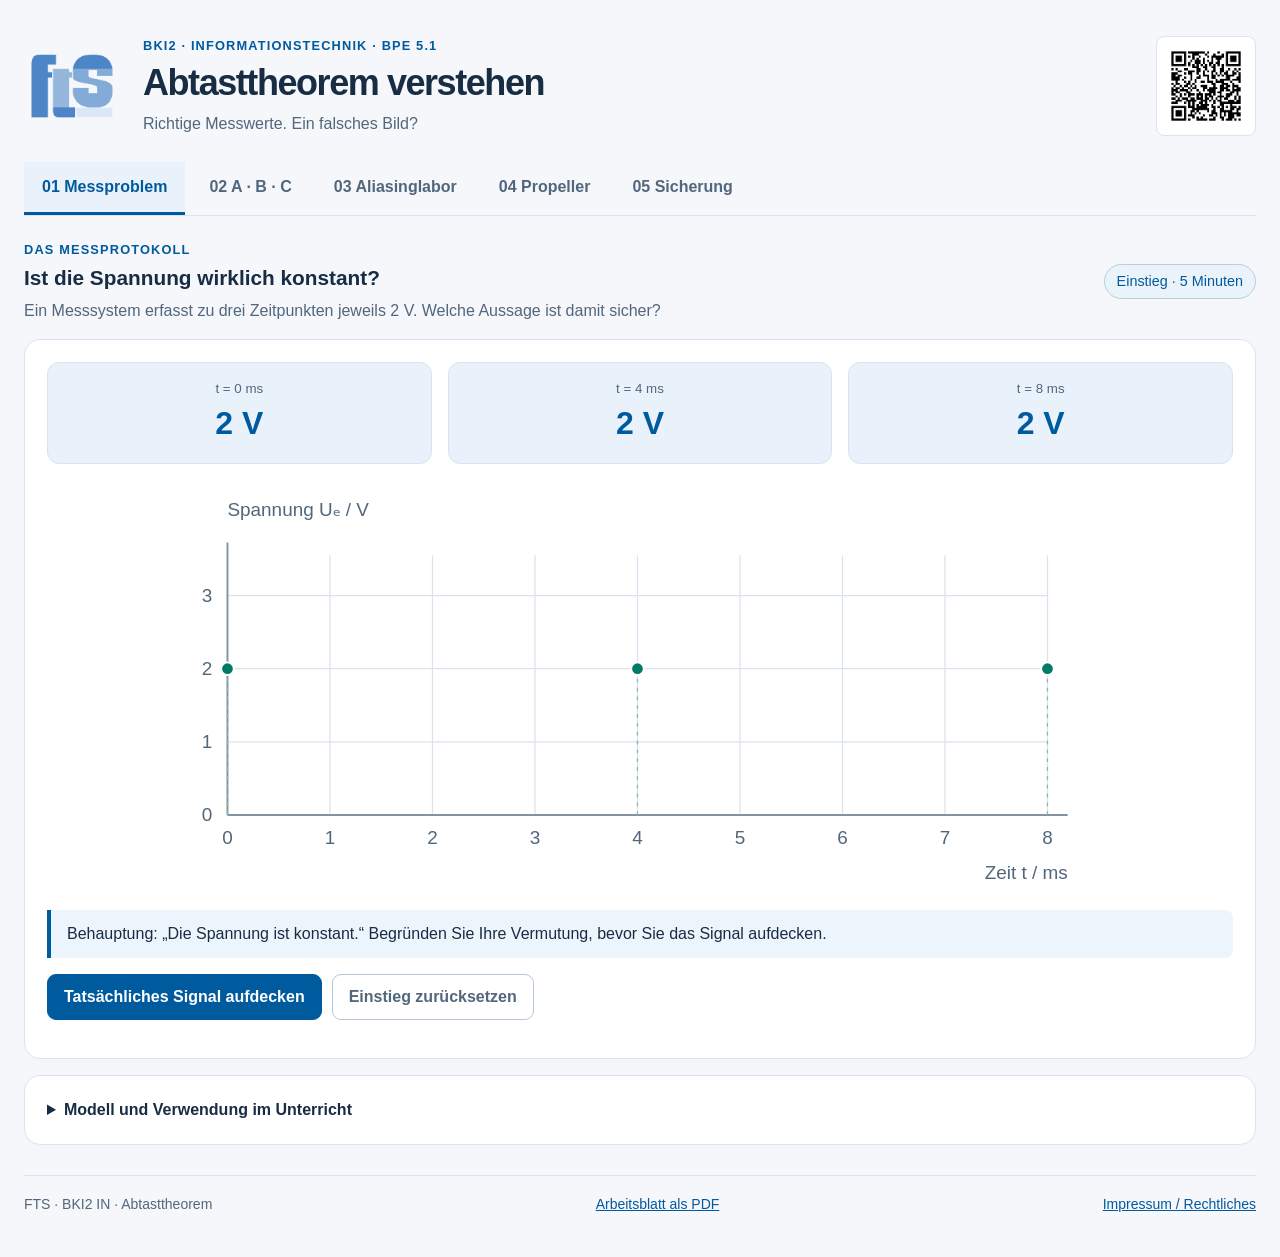
<file: index.html>
<!doctype html>
<html lang="de"><head><meta charset="utf-8"><meta name="viewport" content="width=device-width,initial-scale=1"><title>Abtasttheorem verstehen · BKI2 IN</title><meta name="description" content="Abtasttheorem und Aliasing interaktiv untersuchen: Messproblem, drei Abtastvarianten, Startzeit und passende Abtastfrequenzen."><link rel="icon" href="FTS_logo.png"><link rel="stylesheet" href="style.css"><link rel="stylesheet" href="sampling.css"><link rel="stylesheet" href="propeller.css?v=4"><script src="model.js" defer></script><script src="app.js" defer></script><script src="propeller-model.js?v=4" defer></script><script src="propeller.js?v=4" defer></script></head>
<body><a class="skip-link" href="#main">Zum Inhalt</a><div class="wrap">
<header class="masthead"><img class="logo" src="FTS_logo.png" alt="Staatliche Feintechnikschule" width="95" height="76"><div class="heading"><span class="eyebrow">BKI2 · INFORMATIONSTECHNIK · BPE 5.1</span><h1>Abtasttheorem verstehen</h1><p>Richtige Messwerte. Ein falsches Bild?</p></div><a class="qr-area" href="QR_Code.png" aria-label="QR-Code zur Homepage öffnen"><img src="QR_Code.png" alt="QR-Code zu dieser Homepage" width="110" height="110"></a></header>
<nav class="tabs" aria-label="Lernbereiche"><button class="tab selected" data-panel="problem" aria-controls="problem" aria-pressed="true">01 Messproblem</button><button class="tab" data-panel="compare" aria-controls="compare" aria-pressed="false">02 A · B · C</button><button class="tab" data-panel="lab" aria-controls="lab" aria-pressed="false">03 Aliasinglabor</button><button class="tab" data-panel="wheel" aria-controls="wheel" aria-pressed="false">04 Propeller</button><button class="tab" data-panel="rule" aria-controls="rule" aria-pressed="false">05 Sicherung</button></nav>
<main id="main">
<noscript><p class="card">Bitte JavaScript für die interaktiven Versuche aktivieren. Das <a href="Arbeitsblatt.pdf">Arbeitsblatt</a> ist auch ohne JavaScript verfügbar.</p></noscript>
<section id="problem" class="panel" aria-labelledby="problem-title"><div class="section-head"><div><span class="eyebrow">DAS MESSPROTOKOLL</span><h2 id="problem-title">Ist die Spannung wirklich konstant?</h2><p>Ein Messsystem erfasst zu drei Zeitpunkten jeweils 2 V. Welche Aussage ist damit sicher?</p></div><span class="badge">Einstieg · 5 Minuten</span></div>
<div class="card"><div class="protocol"><div><small>t = 0 ms</small><strong>2 V</strong></div><div><small>t = 4 ms</small><strong>2 V</strong></div><div><small>t = 8 ms</small><strong>2 V</strong></div></div><div id="problem-chart" class="chart-frame"></div><p class="event">Behauptung: „Die Spannung ist konstant.“ Begründen Sie Ihre Vermutung, bevor Sie das Signal aufdecken.</p><div class="actions"><button id="reveal" class="primary" aria-pressed="false">Tatsächliches Signal aufdecken</button><button id="problem-reset" class="quiet">Einstieg zurücksetzen</button></div><div id="problem-answer" class="answer" hidden><h3>Die Messwerte stimmen – und die Spannung schwingt.</h3><p>Zwischen den Messzeitpunkten durchläuft das Testsignal Werte von 1 bis 3 V. Die Messung erfasst es jedes Mal an derselben Stelle seiner Periode. Eine konstante Spannung von 2 V würde dieselben drei Messwerte liefern.</p><button id="to-compare">Die Abtastung untersuchen →</button></div></div></section>

<section id="compare" class="panel" aria-labelledby="compare-title" hidden><div class="section-head"><div><span class="eyebrow">DASSELBE SIGNAL · DREI ABTASTVARIANTEN</span><h2 id="compare-title">Welche Veränderungen werden erfasst?</h2><p>Testsignal: T = 4 ms, f = 250 Hz. Vergleichen Sie die Messpunkte mit Ihrem Arbeitsblatt.</p></div><span class="badge">Arbeitsblatt · Aufgabe 1 und 2</span></div>
<div class="variants" aria-label="Abtastvariante"><button data-case="A" class="variant selected" aria-pressed="true"><strong>A · alle 4 ms</strong><small>Eine Erfassung pro 4 ms</small></button><button data-case="B" class="variant" aria-pressed="false"><strong>B · alle 2 ms</strong><small>Eine Erfassung pro 2 ms</small></button><button data-case="C" class="variant" aria-pressed="false"><strong>C · jede 1 ms</strong><small>Eine Erfassung pro 1 ms</small></button></div>
<div class="toolbar"><label for="start">Startzeit t₀</label><select id="start" disabled><option value="0">0 ms · wie im Arbeitsblatt</option><option value="1">1 ms · Vertiefung bei B</option></select><label class="check"><input type="checkbox" id="show-original" checked>Tatsächliches Signal zeigen</label><button id="compare-reset" class="quiet">Ausgangswerte A</button></div>
<div id="compare-results" class="results"></div>
<div class="card"><div id="compare-chart" class="chart-frame"></div><div class="legend"><span><i class="line-key"></i>Tatsächliches Signal</span><span><i class="dot-key"></i>Abtastpunkte</span></div><div class="actions"><button id="next" class="primary">Nächsten Wert erfassen</button><button id="play" aria-pressed="false">Automatisch erfassen</button><button id="all">Alle Punkte zeigen</button><button id="clear" class="quiet">Messung neu beginnen</button></div><p id="compare-status" class="event" role="status" aria-live="polite"></p><div class="table-scroll"><table><caption>Erfasste Werte von 0 bis 8 ms</caption><thead><tr id="time-row"></tr></thead><tbody><tr id="voltage-row"></tr></tbody></table></div><p class="small">Die Animation ist verlangsamt. Punkte werden nicht geradlinig verbunden: Eine solche Verbindung wäre keine ideale Rekonstruktion.</p></div>
<div class="two-col"><div class="card"><h3>Begründen Sie</h3><ol><li>Welche Messreihe könnte auch von einer konstanten Spannung stammen?</li><li>Reichen genau zwei Abtastintervalle pro Periode immer? Nutzen Sie Fall B als Beleg.</li><li>Vertiefung: Verschieben Sie nur bei B die Startzeit auf 1 ms. Was ändert sich?</li></ol></div><details class="card"><summary>Vergleich auswerten</summary><p><strong>Bei Startzeit 0 ms:</strong> A und B liefern nur 2 V. C liefert 2, 3, 2, 1, 2, 3, 2, 1, 2 V. In C werden unterschiedliche Spannungen sichtbar.</p><p><strong>B mit Startzeit 1 ms:</strong> Die Werte sind 3, 1, 3 und 1 V. Bei genau zwei Abtastintervallen pro Periode hängt das Ergebnis von der Lage der Messzeitpunkte ab. Der Grenzfall liefert keine verlässliche allgemeine Bedingung.</p></details></div></section>

<section id="lab" class="panel" aria-labelledby="lab-title" hidden><div class="section-head"><div><span class="eyebrow">VERTIEFUNG · GLEICHE PUNKTE, ANDERES SIGNAL</span><h2 id="lab-title">Wie kann eine schnelle Schwingung langsamer erscheinen?</h2><p>Stellen Sie Signal- und Abtastfrequenz unabhängig ein. Bei Unterabtastung zeigt die orange Sinuskurve eine falsche Deutung derselben Messpunkte.</p></div><span class="badge">Optionales Experiment</span></div>
<div class="lab-layout"><div class="card controls"><label for="frequency">Signalfrequenz f <output id="frequency-output"></output></label><input id="frequency" type="range" min="25" max="1000" step="25" value="250"><label for="rate">Abtastfrequenz fₐ <output id="rate-output"></output></label><input id="rate" type="range" min="25" max="3000" step="25" value="400"><div class="presets"><button data-rate="250">250 Hz</button><button data-rate="400">400 Hz</button><button data-rate="500">500 Hz</button><button data-rate="1000">1000 Hz</button></div><label for="offset">Startzeit t₀</label><select id="offset"><option value="0">0 ms</option><option value="0.5">0,5 ms</option><option value="1">1 ms</option></select><label for="window">Zeitfenster</label><select id="window"><option value="20">0 bis 20 ms</option><option value="50">0 bis 50 ms</option><option value="100">0 bis 100 ms</option></select><label class="check"><input id="lab-original" type="checkbox" checked>Originalsignal zeigen</label><label class="check"><input id="show-alias" type="checkbox" checked>Alias bei Unterabtastung zeigen</label><button id="lab-reset" class="quiet">Ausgangswerte</button><p class="small">Die grüne Punktfolge enthält nur die erfassten Spannungen. Für langsame Schwingungen wählen Sie ein längeres Zeitfenster.</p></div><div class="card"><div id="lab-chart" class="chart-frame"></div><div class="legend"><span><i class="line-key"></i><span id="original-label">Original · 250 Hz</span></span><span><i class="dot-key"></i>Messwerte</span><span><i class="alias-key"></i>Scheinbares Signal (Alias)</span></div><div id="lab-results" class="results compact"></div><p id="lab-status" class="event" role="status" aria-live="polite"></p><p id="alias-status" class="answer" hidden></p></div></div>
<div class="card"><h3>Untersuchen</h3><ol><li>Stellen Sie f = 250 Hz und fₐ = 400 Hz ein. Liegt jeder Messpunkt auf beiden Kurven?</li><li>Vergleichen Sie 250 Hz und 500 Hz bei Startzeit 0 ms.</li><li>Prüfen Sie fₐ = 1000 Hz. Erhöhen Sie danach f von 250 auf 600 Hz. Wann erscheint wieder eine falsche Schwingung?</li></ol><details><summary>Fachlich einordnen</summary><p>Bei 400 Hz Abtastfrequenz passt eine Schwingung mit 150 Hz zu denselben Messwerten wie das 250-Hz-Signal. Bei 250 Hz und Startzeit 0 ms passt die konstante Spannung 2 V. Bei 500 Hz liegt die Abtastung genau auf der Grenze; in dieser Startlage verschwinden die Änderungen ebenfalls.</p><p>Die orange Kurve ist ein Gegenbeispiel zur Eindeutigkeit, keine geradlinige Verbindung der Punkte. Bei ausreichender Abtastrate gilt die Eindeutigkeit unter der Voraussetzung, dass das Signal keine Frequenzanteile oberhalb der vorgegebenen Grenze enthält.</p></details></div></section>

<section id="wheel" class="panel" aria-labelledby="wheel-title" hidden>
<div class="section-head"><div><span class="eyebrow">EINE FESTE ABTASTRATE · VERÄNDERLICHE DREHZAHL</span><h2 id="wheel-title">Drehen Sie den Propeller immer schneller.</h2><p>Die Kamera nimmt 30 Bilder pro Sekunde auf. Verändern Sie nur die Drehzahl und verfolgen Sie, wann die Bewegung täuscht.</p></div><span class="badge">Wagon-Wheel-Effekt</span></div>
<div class="card wheel-experiment">
<div class="wheel-top"><div class="wheel-stage"><div class="wheel-view-label" id="wheel-view-label">Beobachtete Bewegung</div><div id="wheel-rotor" class="wheel-rotor"></div><p id="wheel-direction"></p></div>
<div class="wheel-controls"><label for="rotation">Drehfrequenz / Signalfrequenz <output id="rotation-output" for="rotation">1 Hz</output></label><input id="rotation" type="range" min="0" max="40" step="0.1" value="1" aria-describedby="rotation-help"><div class="wheel-scale"><span>0 Hz</span><span>15 Hz · Grenze</span><span>30 Hz</span><span>40 Hz</span></div><p id="rotation-help" class="small">Den Regler während der laufenden Animation bewegen. Eine Umdrehung pro Sekunde entspricht hier 1 Hz.</p>
<div class="wheel-readouts"><div><span>Kamera · feste Bildrate</span><strong>30 Bilder/s</strong><small>fₐ = 30 Hz · alle 33,3 ms</small></div><div><span>Scheinbare Drehung</span><strong id="wheel-apparent-output"></strong><small id="wheel-apparent-detail"></small></div></div>
<div class="actions"><button id="wheel-play" class="primary" aria-pressed="true">Pause</button></div><label class="check"><input id="wheel-actual" type="checkbox">Zum Vergleich: tatsächliche Drehung zeigen</label><p class="small">4-fache Zeitlupe für Propeller und Signal. Die Frequenzangaben gelten für die Modellzeit.</p><p id="wheel-status" class="event" role="status" aria-live="polite"></p></div></div>
<div class="wheel-signal-head"><h3>Der passende Signalverlauf</h3><p>Die horizontale Lage des markierten Blatts ergibt das Sinussignal. Die senkrechte Linie kennzeichnet die gerade angezeigte Propellerstellung.</p></div><div id="wheel-signal" class="wheel-signal"></div><div class="legend"><span><i class="line-key"></i>Tatsächliches Signal</span><span><i class="dot-key"></i>Feste Abtastpunkte</span><span><i class="alias-key"></i>Scheinbares Signal bei Aliasing</span></div><p class="small">Die letzten 2 Sekunden der Modellzeit. Drehzahländerungen werden mit aufgezeichnet; die bisherigen Messwerte bleiben erhalten.</p>
</div>
<details class="card"><summary>Wie entsteht der Effekt bei 30 Bildern pro Sekunde?</summary><p>Das Modell zeigt eine idealisierte Kamera mit 30 Bildern pro Sekunde. Sie erfasst die Propellerstellung alle 33,3 ms. Die Bildrate ist die Abtastfrequenz; die feste Grenze von 15 Umdrehungen pro Sekunde ergibt sich aus 30 / 2. Die Zahl beschreibt die Kamera, nicht das menschliche Auge.</p><p>Die beobachtete Bewegung wird aus der jeweils kürzesten Drehung zwischen zwei erfassten Stellungen ergänzt. Ab 15 Hz wird diese Deutung mehrdeutig oder falsch: Bei 15 Hz sind beide Drehrichtungen möglich, darüber kann der Propeller rückwärts erscheinen. Bei 30 Hz steht er scheinbar still; oberhalb davon läuft er zunächst langsam vorwärts. Bei 25 U/s sieht es nach 5 U/s rückwärts aus, bei 35 U/s nach 5 U/s vorwärts. Der echte Propeller dreht bei positiver Drehzahl immer vorwärts.</p><p>Ein weißer Punkt kennzeichnet das orange Blatt. Wir verfolgen genau dieses Blatt; drei unmarkierte, identische Blätter würden zusätzliche Verwechslungen ermöglichen. Aus seiner horizontalen Lage entsteht im Modell U = 2 V + 1 V · sin(φ). Bei gleichbleibender Drehzahl ist das ein Sinussignal; während einer Änderung verändert sich seine Frequenz. Orange zeigt eine passende Deutung zwischen den Messpunkten, keine zusätzliche Messung.</p><p>Hintergrund: <a href="https://www.cs.ucdavis.edu/~koehl/Teaching/ECS17/Chapters/Chapter1/wagon.html">UC Davis · Wagon-Wheel-Effekt</a>.</p></details>
</section>

<section id="rule" class="panel" aria-labelledby="rule-title" hidden><div class="section-head"><div><span class="eyebrow">BEGRÜNDEN · SICHERN · ANWENDEN</span><h2 id="rule-title">Wie wählen wir eine geeignete Abtastfrequenz?</h2><p>Formulieren Sie zunächst Ihre Regel. Decken Sie danach die fachliche Sicherung auf.</p></div><span class="badge">Arbeitsblatt · Seite 2</span></div>
<div class="card"><button id="rule-reveal" class="primary" aria-expanded="false" aria-controls="theorem">Abtasttheorem aufdecken</button><div id="theorem" hidden><div class="formula">fₐ &gt; 2 · fmax</div><p>Die Abtastfrequenz muss <strong>größer als das Doppelte</strong> der höchsten im Signal vorkommenden Frequenz sein. Genau das Doppelte genügt als allgemeine Bedingung nicht.</p><p>Voraussetzung: Das Signal ist bandbegrenzt; oberhalb von fmax sind keine Frequenzanteile vorhanden. Die Bedingung bezieht sich auf die ideale Rekonstruktion.</p><p><strong>Aliasing:</strong> Unterschiedliche Signalverläufe können bei ungeeigneter Abtastung dieselben Messwerte liefern. Eine schnelle Schwingung kann langsamer oder konstant erscheinen.</p></div></div>
<div class="card"><h3>Eine Einstellung auswählen</h3><p>Ein Sensorsignal enthält nur Frequenzanteile bis 300 Hz. Wählen Sie die kleinste geeignete angebotene Abtastfrequenz und begründen Sie zunächst mündlich.</p><fieldset class="choices"><legend>Abtastfrequenz</legend><label><input type="radio" name="choice" value="500">500 Hz</label><label><input type="radio" name="choice" value="600">600 Hz</label><label><input type="radio" name="choice" value="1000">1000 Hz</label></fieldset><div class="actions"><button id="check-choice">Auswahl prüfen</button><button id="choice-reset" class="quiet">Neu beginnen</button></div><p id="choice-feedback" class="event" role="status" aria-live="polite">Noch keine Auswahl geprüft.</p></div>
<details class="card"><summary>Kann eine höhere Bitzahl das Problem lösen?</summary><p>Mehr Bits erzeugen feinere Spannungsintervalle. Die Abtastzeitpunkte bleiben bei gleicher Abtastfrequenz unverändert. Fehlende Information über den Verlauf zwischen diesen Zeitpunkten wird dadurch nicht ergänzt.</p></details></section>
<details class="card"><summary>Modell und Verwendung im Unterricht</summary><p>Die Signalbeispiele verwenden Uₑ(t) = 2 V + 1 V · sin(2π · f · t), mit t in Sekunden. Im Einstieg und bei A/B/C gilt f = 250 Hz; im Labor ist f einstellbar. Abtastpunkte liegen bei t₀ + k/fₐ. Quantisierung, Rauschen und Bauteilfehler werden hier ausgeblendet.</p><p>Der Vergleich A/B/C ist auf das Arbeitsblatt zum Unterrichtsbesuch am 30.09.2026 abgestimmt. Das Aliasinglabor dient als optionale Vertiefung. Die Beispiele motivieren das Abtasttheorem; sie ersetzen keinen allgemeinen mathematischen Beweis. Reale Messsysteme berücksichtigen zusätzlich Reserven und ein geeignetes analoges Eingangsfilter.</p><p>Die Seite funktioniert lokal ohne Internet und speichert keine Eingaben. Fachlicher Hintergrund: <a href="https://www.ni.com/en/shop/data-acquisition/measurement-fundamentals/analog-fundamentals/acquiring-an-analog-signal--bandwidth--nyquist-sampling-theorem-.html">NI · Abtastung und Aliasing</a>.</p></details>
</main><footer><span>FTS · BKI2 IN · Abtasttheorem</span><a href="Arbeitsblatt.pdf">Arbeitsblatt als PDF</a><a href="impressum.html">Impressum / Rechtliches</a></footer></div></body></html>
</file>
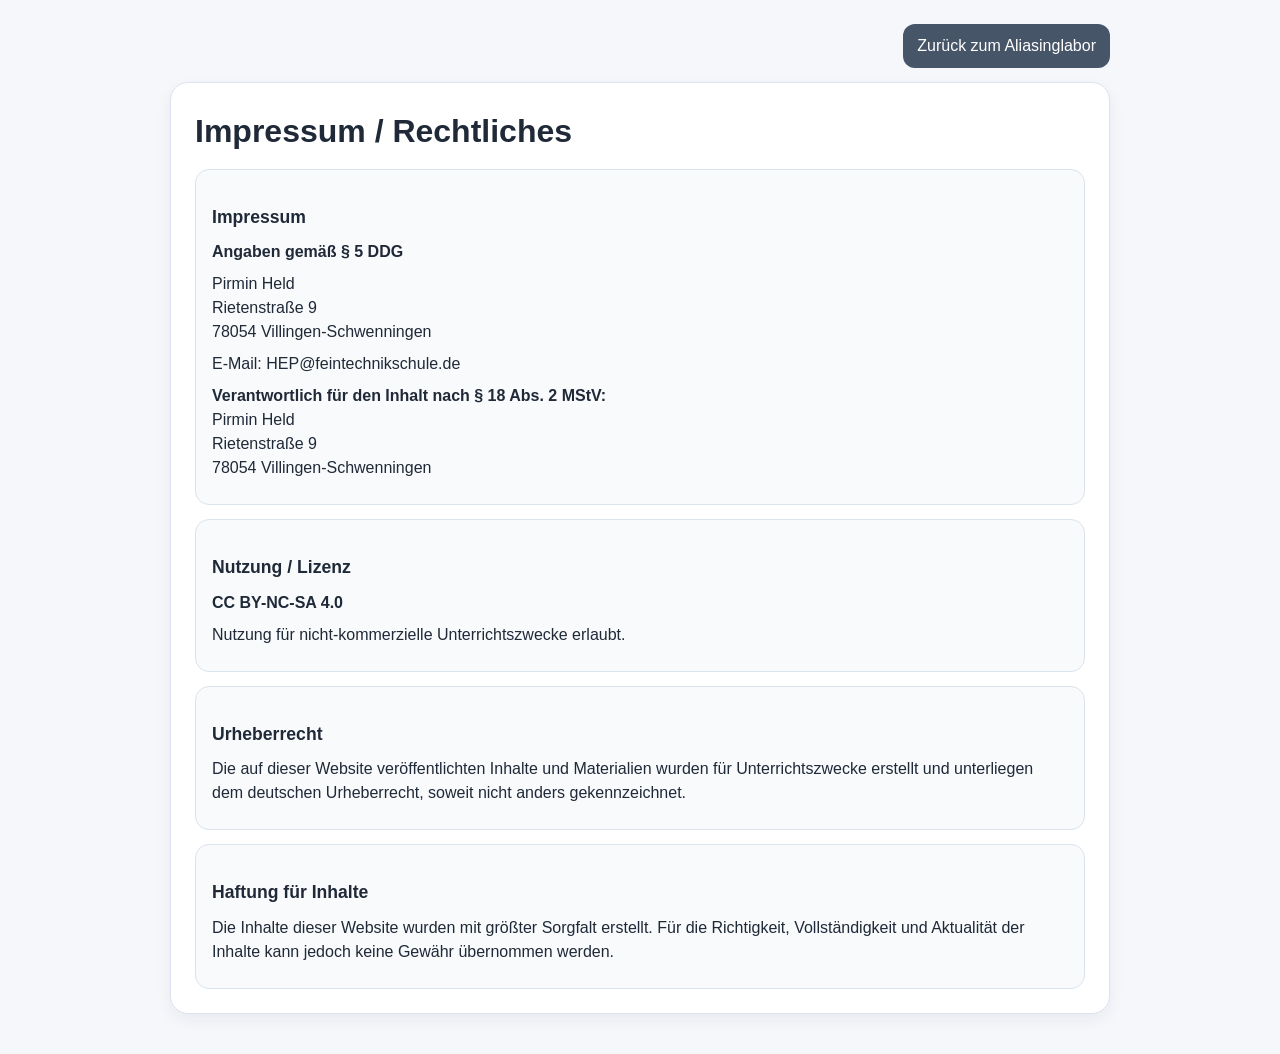
<file: impressum-labor.html>
<!DOCTYPE html>
<html lang="de">
<head>
  <meta charset="UTF-8" />
  <meta name="viewport" content="width=device-width, initial-scale=1.0" />
  <title>Impressum / Rechtliches</title>
  <style>
    :root{
      --bg:#f5f7fb;
      --card:#ffffff;
      --text:#1f2937;
      --muted:#6b7280;
      --border:#dbe3ee;
      --accent:#2563eb;
    }
    *{box-sizing:border-box}
    body{
      margin:0;
      font-family:Arial, Helvetica, sans-serif;
      background:var(--bg);
      color:var(--text);
      line-height:1.5;
    }
    .wrap{
      max-width:980px;
      margin:0 auto;
      padding:24px 20px 40px;
    }
    .top-actions{
      display:flex;
      justify-content:flex-end;
      margin-bottom:14px;
    }
    .backlink{
      color:white;
      background:#475569;
      padding:10px 14px;
      border-radius:12px;
      text-decoration:none;
      display:inline-block;
    }
    .legal{
      background:#fff;
      border:1px solid var(--border);
      border-radius:18px;
      padding:24px;
      box-shadow:0 6px 16px rgba(31,41,55,.06);
    }
    h1,h2{margin:0 0 10px}
    h1{font-size:2rem}
    h2{font-size:1.1rem; margin-top:18px}
    .card{
      background:#f8fafc;
      border:1px solid var(--border);
      border-radius:14px;
      padding:16px;
      margin-top:14px;
    }
    p{margin:8px 0}
    @media (max-width:700px){
      h1{font-size:1.6rem}
    }
  </style>
</head>
<body>
  <div class="wrap">
    <div class="top-actions">
      <a href="labor.html" class="backlink">Zurück zum Aliasinglabor</a>
    </div>

    <section class="legal">
      <h1>Impressum / Rechtliches</h1>

      <div class="card">
        <h2>Impressum</h2>
        <p><strong>Angaben gemäß § 5 DDG</strong></p>
        <p>
          Pirmin Held<br>
          Rietenstraße 9<br>
          78054 Villingen-Schwenningen
        </p>
        <p>E-Mail: HEP@feintechnikschule.de</p>
        <p>
          <strong>Verantwortlich für den Inhalt nach § 18 Abs. 2 MStV:</strong><br>
          Pirmin Held<br>
          Rietenstraße 9<br>
          78054 Villingen-Schwenningen
        </p>
      </div>

      <div class="card">
        <h2>Nutzung / Lizenz</h2>
        <p><strong>CC BY-NC-SA 4.0</strong></p>
        <p>Nutzung für nicht-kommerzielle Unterrichtszwecke erlaubt.</p>
      </div>

      <div class="card">
        <h2>Urheberrecht</h2>
        <p>Die auf dieser Website veröffentlichten Inhalte und Materialien wurden für Unterrichtszwecke erstellt und unterliegen dem deutschen Urheberrecht, soweit nicht anders gekennzeichnet.</p>
      </div>

      <div class="card">
        <h2>Haftung für Inhalte</h2>
        <p>Die Inhalte dieser Website wurden mit größter Sorgfalt erstellt. Für die Richtigkeit, Vollständigkeit und Aktualität der Inhalte kann jedoch keine Gewähr übernommen werden.</p>
      </div>
    </section>
  </div>
</body>
</html>
</file>
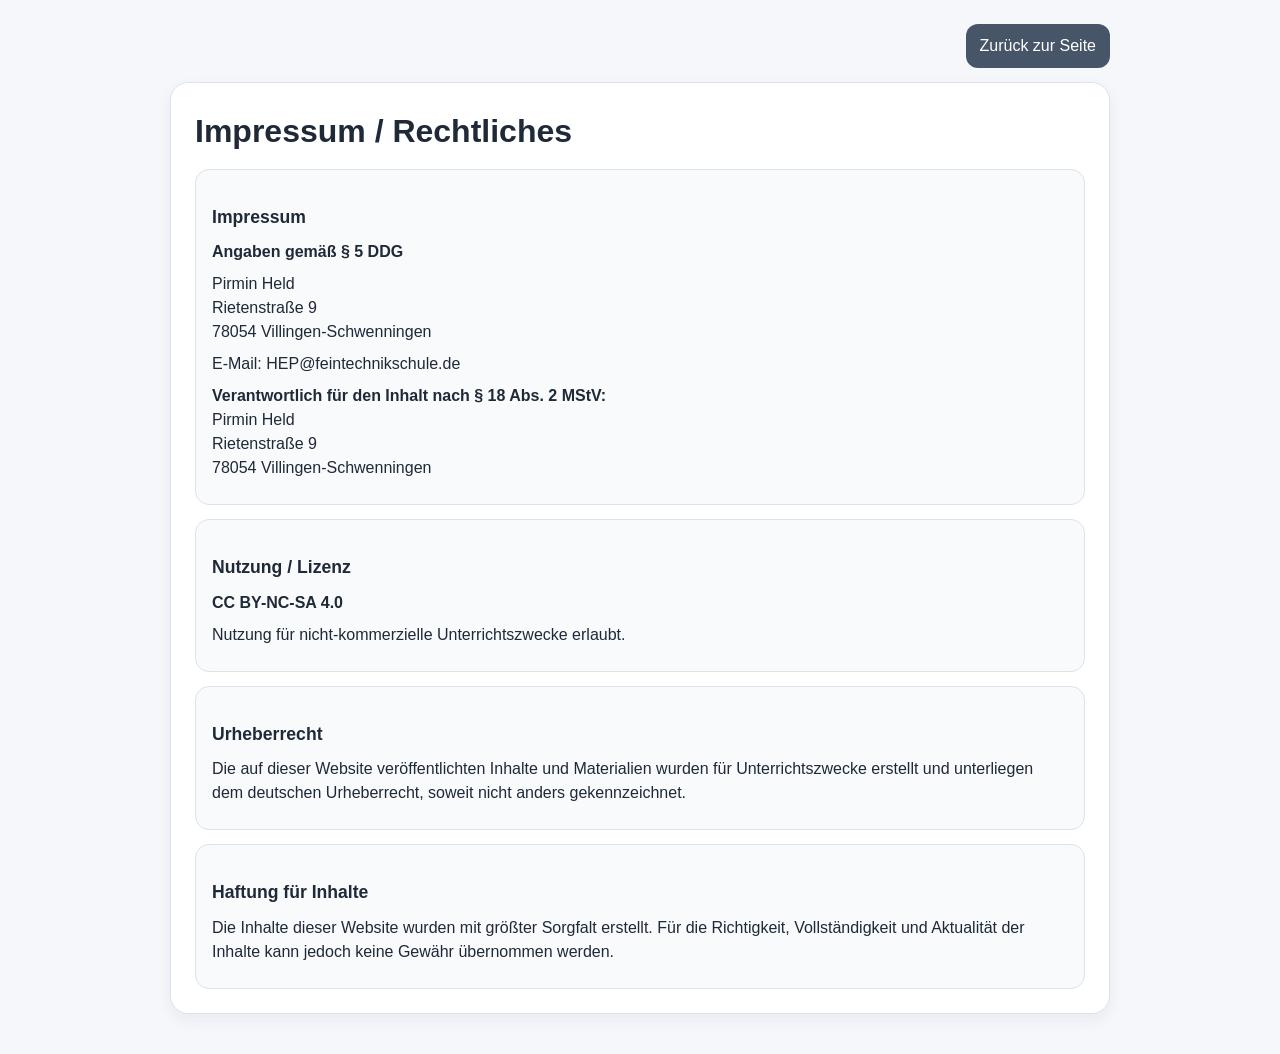
<file: impressum.html>
<!DOCTYPE html>
<html lang="de">
<head>
  <meta charset="UTF-8" />
  <meta name="viewport" content="width=device-width, initial-scale=1.0" />
  <title>Impressum / Rechtliches</title>
  <style>
    :root{
      --bg:#f5f7fb;
      --card:#ffffff;
      --text:#1f2937;
      --muted:#6b7280;
      --border:#dbe3ee;
      --accent:#2563eb;
    }
    *{box-sizing:border-box}
    body{
      margin:0;
      font-family:Arial, Helvetica, sans-serif;
      background:var(--bg);
      color:var(--text);
      line-height:1.5;
    }
    .wrap{
      max-width:980px;
      margin:0 auto;
      padding:24px 20px 40px;
    }
    .top-actions{
      display:flex;
      justify-content:flex-end;
      margin-bottom:14px;
    }
    .backlink{
      color:white;
      background:#475569;
      padding:10px 14px;
      border-radius:12px;
      text-decoration:none;
      display:inline-block;
    }
    .legal{
      background:#fff;
      border:1px solid var(--border);
      border-radius:18px;
      padding:24px;
      box-shadow:0 6px 16px rgba(31,41,55,.06);
    }
    h1,h2{margin:0 0 10px}
    h1{font-size:2rem}
    h2{font-size:1.1rem; margin-top:18px}
    .card{
      background:#f8fafc;
      border:1px solid var(--border);
      border-radius:14px;
      padding:16px;
      margin-top:14px;
    }
    p{margin:8px 0}
    @media (max-width:700px){
      h1{font-size:1.6rem}
    }
  </style>
</head>
<body>
  <div class="wrap">
    <div class="top-actions">
      <a href="index.html" class="backlink">Zurück zur Seite</a>
    </div>

    <section class="legal">
      <h1>Impressum / Rechtliches</h1>

      <div class="card">
        <h2>Impressum</h2>
        <p><strong>Angaben gemäß § 5 DDG</strong></p>
        <p>
          Pirmin Held<br>
          Rietenstraße 9<br>
          78054 Villingen-Schwenningen
        </p>
        <p>E-Mail: HEP@feintechnikschule.de</p>
        <p>
          <strong>Verantwortlich für den Inhalt nach § 18 Abs. 2 MStV:</strong><br>
          Pirmin Held<br>
          Rietenstraße 9<br>
          78054 Villingen-Schwenningen
        </p>
      </div>

      <div class="card">
        <h2>Nutzung / Lizenz</h2>
        <p><strong>CC BY-NC-SA 4.0</strong></p>
        <p>Nutzung für nicht-kommerzielle Unterrichtszwecke erlaubt.</p>
      </div>

      <div class="card">
        <h2>Urheberrecht</h2>
        <p>Die auf dieser Website veröffentlichten Inhalte und Materialien wurden für Unterrichtszwecke erstellt und unterliegen dem deutschen Urheberrecht, soweit nicht anders gekennzeichnet.</p>
      </div>

      <div class="card">
        <h2>Haftung für Inhalte</h2>
        <p>Die Inhalte dieser Website wurden mit größter Sorgfalt erstellt. Für die Richtigkeit, Vollständigkeit und Aktualität der Inhalte kann jedoch keine Gewähr übernommen werden.</p>
      </div>
    </section>
  </div>
</body>
</html>
</file>
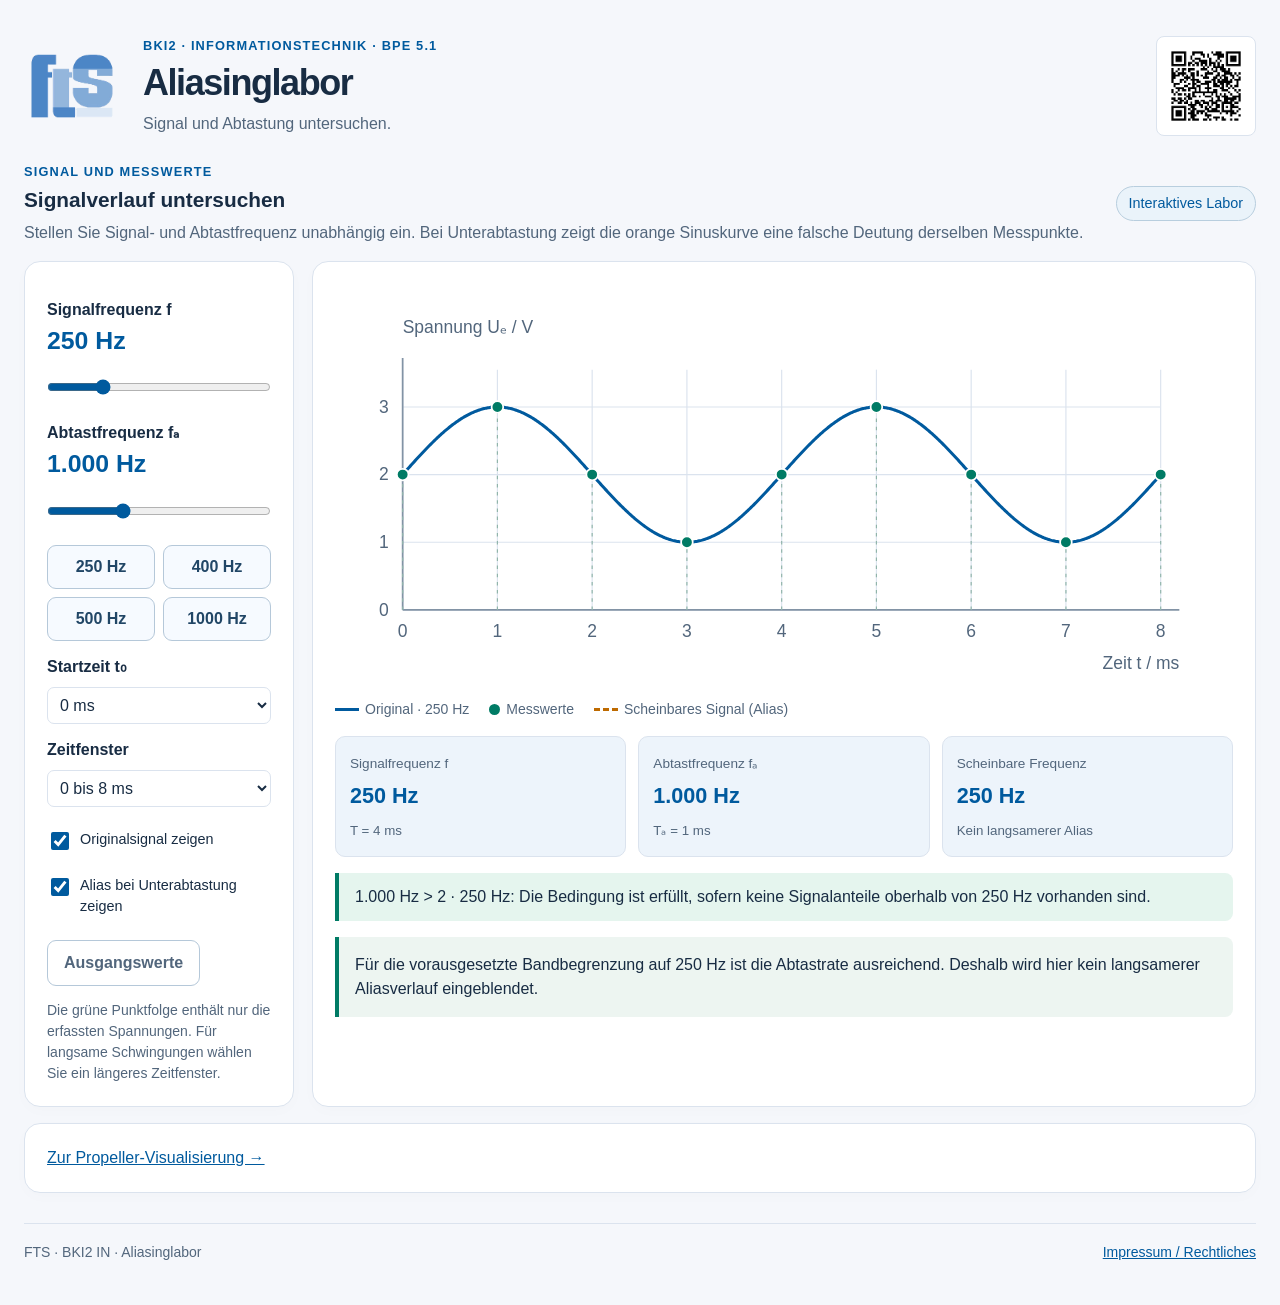
<file: labor.html>
<!doctype html>
<html lang="de"><head><meta charset="utf-8"><meta name="viewport" content="width=device-width,initial-scale=1"><title>Aliasinglabor · BKI2 IN</title><link rel="icon" href="FTS_logo.png"><link rel="stylesheet" href="style.css"><link rel="stylesheet" href="sampling.css"><script src="model.js" defer></script><script src="labor.js" defer></script></head>
<body><a class="skip-link" href="#main">Zum Inhalt</a><div class="wrap"><header class="masthead"><img class="logo" src="FTS_logo.png" alt="Staatliche Feintechnikschule" width="95" height="76"><div class="heading"><span class="eyebrow">BKI2 · INFORMATIONSTECHNIK · BPE 5.1</span><h1>Aliasinglabor</h1><p>Signal und Abtastung untersuchen.</p></div><a class="qr-area" href="QR_Labor.png" aria-label="QR-Code zur Homepage öffnen"><img src="QR_Labor.png" alt="QR-Code zu dieser Homepage" width="110" height="110"></a></header><main id="main"><noscript><p class="card">Bitte JavaScript für das Labor aktivieren.</p></noscript><section id="lab" class="panel" aria-labelledby="lab-title"><div class="section-head"><div><span class="eyebrow">SIGNAL UND MESSWERTE</span><h2 id="lab-title">Signalverlauf untersuchen</h2><p>Stellen Sie Signal- und Abtastfrequenz unabhängig ein. Bei Unterabtastung zeigt die orange Sinuskurve eine falsche Deutung derselben Messpunkte.</p></div><span class="badge">Interaktives Labor</span></div>
<div class="lab-layout"><div class="card controls"><label for="frequency">Signalfrequenz f <output id="frequency-output"></output></label><input id="frequency" type="range" min="25" max="1000" step="25" value="250"><label for="rate">Abtastfrequenz fₐ <output id="rate-output"></output></label><input id="rate" type="range" min="25" max="3000" step="25" value="1000"><div class="presets"><button data-rate="250">250 Hz</button><button data-rate="400">400 Hz</button><button data-rate="500">500 Hz</button><button data-rate="1000">1000 Hz</button></div><label for="offset">Startzeit t₀</label><select id="offset"><option value="0">0 ms</option><option value="0.5">0,5 ms</option><option value="1">1 ms</option></select><label for="window">Zeitfenster</label><select id="window"><option value="8">0 bis 8 ms</option><option value="20">0 bis 20 ms</option><option value="50">0 bis 50 ms</option><option value="100">0 bis 100 ms</option></select><label class="check"><input id="lab-original" type="checkbox" checked>Originalsignal zeigen</label><label class="check"><input id="show-alias" type="checkbox" checked>Alias bei Unterabtastung zeigen</label><button id="lab-reset" class="quiet">Ausgangswerte</button><p class="small">Die grüne Punktfolge enthält nur die erfassten Spannungen. Für langsame Schwingungen wählen Sie ein längeres Zeitfenster.</p></div><div class="card"><div id="lab-chart" class="chart-frame"></div><div class="legend"><span><i class="line-key"></i><span id="original-label">Original · 250 Hz</span></span><span><i class="dot-key"></i>Messwerte</span><span><i class="alias-key"></i>Scheinbares Signal (Alias)</span></div><div id="lab-results" class="results compact"></div><p id="lab-status" class="event" role="status" aria-live="polite"></p><p id="alias-status" class="answer" hidden></p></div></div>
</section><nav class="card" aria-label="Weitere Visualisierung"><a href="index.html#wheel">Zur Propeller-Visualisierung →</a></nav></main><footer><span>FTS · BKI2 IN · Aliasinglabor</span><a href="impressum-labor.html">Impressum / Rechtliches</a></footer></div></body></html>
</file>
<file: style.css>
:root{--bg:#f5f7fb;--card:#fff;--text:#182c43;--muted:#52667c;--border:#dbe3ee;--accent:#005a9e;--high:#007b65;--low:#8695a7;--soft:#e9f2fb;--q1:#007b65;--q2:#2262b8;--q3:#8b3fb0}
button:disabled{opacity:.5;cursor:not-allowed}
.qr-area{flex-shrink:0}.qr-area img{display:block;width:110px;height:110px;object-fit:contain;background:white;padding:6px;border:1px solid var(--border);border-radius:8px}
*{box-sizing:border-box}body{margin:0;background:var(--bg);color:var(--text);font:16px/1.5 'Segoe UI',Arial,sans-serif}.wrap{max-width:1440px;margin:auto;padding:24px}h1,h2,h3,p{margin:0}h1{font-size:2.25rem;line-height:1.2;letter-spacing:-.04em}h2{font-size:1.3rem;line-height:1.3}p{margin-top:8px}.masthead{display:flex;align-items:center;gap:24px;padding:12px 0 26px}.logo{object-fit:contain;width:95px;height:76px}.heading{flex:1}.heading p{color:var(--muted)}.eyebrow{display:block;color:var(--accent);font-size:.8rem;letter-spacing:.09em;font-weight:700;margin-bottom:5px}.qr-placeholder{width:88px;height:88px;border:2px dashed #94a8ba;border-radius:12px;display:grid;place-content:center;text-align:center;color:var(--muted);background:white}.qr-placeholder span{font-size:1.55rem;font-weight:700}.qr-placeholder small{font-size:.75rem}.tabs{display:flex;gap:6px;border-bottom:1px solid var(--border);margin-bottom:24px}.tab{background:transparent;border:0;border-bottom:3px solid transparent;border-radius:0;padding:13px 22px;color:var(--muted)}.tab.selected{color:var(--accent);border-color:var(--accent);background:#e9f2fb}.section-head{display:flex;justify-content:space-between;align-items:center;gap:16px;margin-bottom:16px}.section-head p{color:var(--muted)}.badge{border:1px solid #b8cede;background:#eaf3fa;padding:6px 12px;border-radius:999px;white-space:nowrap;font-size:.9rem;color:var(--accent)}.variant-grid{display:grid;grid-template-columns:repeat(4,1fr);gap:12px}.variant{background:white;text-align:left;padding:16px;border:2px solid var(--border);border-radius:14px;position:relative;color:var(--text);box-shadow:0 3px 10px #18344b04}.variant.selected{border-color:var(--accent);background:var(--soft)}.variant small{display:block;color:var(--muted);font-size:.875rem;margin:4px 0}.variant strong{font-size:1.1rem}.variant .reading{display:flex;align-items:baseline;gap:10px;font-family:Consolas,monospace;margin-top:9px}.variant .reading b{font-size:1.65rem}.variant .reading span{color:var(--muted)}.over{text-decoration:overline}.toolbar{display:flex;align-items:center;gap:10px;flex-wrap:wrap;background:#fff;border:1px solid var(--border);border-radius:14px;padding:14px;margin:16px 0}button,select{font:inherit}button{padding:10px 16px;border:1px solid #b5c8d9;border-radius:9px;background:#f6faff;color:#214666;cursor:pointer;font-weight:600;min-height:44px}button:hover{background:#dfeef9}button:focus-visible,select:focus-visible,input:focus-visible,summary:focus-visible,a:focus-visible{outline:3px solid #dc8a00;outline-offset:3px}button.primary{background:var(--accent);border-color:var(--accent);color:white}button.primary:hover{background:#004678}button[aria-pressed=true]:not(.tab):not(.variant){background:#dcf4ed;border-color:var(--high);color:#005a48}.quiet{background:white;color:var(--muted)}select{padding:8px;border:1px solid var(--border);border-radius:7px;background:white;color:var(--text)}.speed{display:flex;align-items:center;gap:8px;font-size:.9rem}.clock-pill{margin-left:auto;padding:6px 14px;border-radius:8px;background:#f0f4f9}.clock-pill b{font-size:1.3rem;margin-left:10px}.card{padding:22px;border-radius:16px;border:1px solid var(--border);background:var(--card);box-shadow:0 4px 15px #15374f04;margin:16px 0}.value{display:flex;align-items:baseline;gap:14px;white-space:nowrap}.value .binary{font:700 2rem Consolas,monospace;letter-spacing:.13em}.value .decimal{color:var(--accent);font-size:1.8rem;font-weight:700}.value small{color:var(--muted);font-size:.8rem}.diagram-scroll{overflow-x:auto}.circuit{display:block;width:100%;min-width:650px;max-height:245px}.circuit text{font-family:'Segoe UI',Arial,sans-serif;font-size:17px;fill:var(--text)}.circuit .wire{fill:none;stroke-width:3;stroke-linejoin:round}.circuit .box{fill:#f7fafc;stroke:#315777;stroke-width:1.6}.circuit .small-label{font-size:14px;fill:var(--muted)}.legend{display:flex;gap:20px;flex-wrap:wrap;color:var(--muted);font-size:.875rem;margin:8px 0}.legend span{display:flex;align-items:center;gap:6px}.swatch{width:10px;height:10px;border-radius:50%;display:inline-block}.swatch.high{background:var(--high)}.swatch.low{background:var(--low)}.event{padding:12px 16px;background:#edf5fc;border-left:4px solid var(--accent);border-radius:0 8px 8px 0;min-height:48px}.chain{display:flex;gap:8px;flex-wrap:wrap;margin-top:10px}.chain span{font-size:.9rem;padding:4px 10px;border:1px solid var(--border);border-radius:6px}.small{font-size:.875rem;color:var(--muted)}.check{display:flex;gap:8px;align-items:center;font-size:.9rem}input[type=checkbox],input[type=radio]{width:18px;height:18px;accent-color:var(--accent)}.wave-scroll{overflow-x:auto;margin-top:14px}.wave{display:block;width:100%;min-width:640px}.wave text{font:14px 'Segoe UI',Arial,sans-serif;fill:var(--muted)}.wave-title{font-size:1rem;margin-top:14px}.wave path{stroke-linejoin:round;fill:none;stroke-width:2.4}.sequence-row{display:flex;gap:18px;align-items:center;border-top:1px solid var(--border);padding-top:12px;margin-top:8px}.sequence{display:flex;gap:7px;flex-wrap:wrap;font:600 1rem Consolas,monospace}.sequence span{background:#edf3f8;min-width:28px;padding:4px 8px;text-align:center;border-radius:5px}.sequence span:last-child{background:var(--accent);color:white}.explanation summary{cursor:pointer;font-weight:700}.explanation p{max-width:1000px;margin-top:15px}table{width:100%;border-collapse:collapse;margin-top:20px}caption{text-align:left;font-weight:600;padding-bottom:8px}th,td{text-align:left;border:1px solid var(--border);padding:10px}th{background:#edf4fb}.reset-settings{display:flex;align-items:center;gap:32px;flex-wrap:wrap}fieldset{border:0;margin:0;padding:0}legend{font-weight:700;margin-bottom:8px}fieldset label{margin-right:20px;display:inline-flex;align-items:center;gap:6px}.tryout li{margin:8px 0}footer{display:flex;gap:20px;justify-content:space-between;flex-wrap:wrap;border-top:1px solid var(--border);margin-top:30px;padding:18px 0;color:var(--muted);font-size:.875rem}a{color:var(--accent)}[hidden]{display:none!important}@media(max-width:900px){.variant-grid{grid-template-columns:repeat(2,1fr)}.wrap{padding:16px}.section-head{align-items:flex-start}.clock-pill{margin-left:0}.card{padding:16px}}@media(max-width:540px){h1{font-size:1.75rem}.masthead{gap:12px}.logo{width:60px;height:60px}.qr-placeholder{width:64px;height:72px;flex-shrink:0}.heading p{font-size:.875rem}.eyebrow{font-size:.75rem}.tab{font-size:.875rem;padding:12px 9px;flex:1}.section-head{flex-wrap:wrap}.variant{padding:12px}.variant strong{font-size:1rem}.value .binary{font-size:1.6rem}.toolbar button{flex-grow:1}.badge{font-size:.8rem}.sequence-row{align-items:flex-start}.reset-settings{gap:12px}}@media(prefers-reduced-motion:reduce){*{scroll-behavior:auto!important}}@media print{.toolbar,.tabs,.qr-placeholder,footer,.explanation{display:none}.card{break-inside:avoid;box-shadow:none}.wrap{max-width:none;padding:0}body{background:white}}
</file>
<file: sampling.css>
.wrap{max-width:1280px}.tabs{flex-wrap:wrap}.tab{padding:13px 18px}.protocol{display:grid;grid-template-columns:repeat(3,1fr);gap:16px}.protocol>div{background:var(--soft);border:1px solid var(--border);border-radius:12px;padding:16px;text-align:center}.protocol small{display:block;color:var(--muted)}.protocol strong{display:block;font-size:2rem;color:var(--accent)}.chart-frame{overflow-x:auto;margin:18px 0}.plot{display:block;width:100%;min-width:650px;height:auto;max-height:410px}.plot text{font:15px 'Segoe UI',Arial,sans-serif;fill:var(--muted)}.plot .grid{stroke:#dbe3ee;stroke-width:1}.plot .axis{stroke:#8293a5;stroke-width:1.5}.plot .signal{stroke:#005a9e;stroke-width:2.6;fill:none}.plot .alias{stroke:#be6a00;stroke-width:3;stroke-dasharray:8 5;fill:none}.plot .stem{stroke:#91b5aa;stroke-width:1;stroke-dasharray:3 4}.plot .sample{fill:#007b65;stroke:white;stroke-width:1.5}.plot .cursor{stroke:#a36500;stroke-width:1.5;stroke-dasharray:4 4}.actions{display:flex;flex-wrap:wrap;gap:10px;margin:16px 0}.answer{padding:16px;background:#edf5f1;border-left:4px solid #007b65;border-radius:0 8px 8px 0;margin-top:16px}.answer button{margin-top:16px}.variants{display:grid;grid-template-columns:repeat(3,minmax(0,1fr));gap:12px}.variant{min-width:0}.variant small{font-size:.82rem}.results{display:grid;grid-template-columns:repeat(4,minmax(0,1fr));gap:12px;margin:16px 0}.result{background:#edf4fb;border:1px solid var(--border);padding:14px;border-radius:10px;min-width:0}.result span{color:var(--muted);font-size:.85rem}.result b{display:block;color:var(--accent);font-size:1.35rem;margin:5px 0;overflow-wrap:anywhere}.result small{color:var(--muted)}.results.compact{grid-template-columns:repeat(3,minmax(0,1fr))}.table-scroll{overflow:auto}.table-scroll table{white-space:nowrap;margin-top:10px}caption{white-space:normal}.two-col{display:grid;grid-template-columns:1fr 1fr;gap:18px}.two-col>.card{min-width:0}.lab-layout{display:grid;grid-template-columns:270px minmax(0,1fr);gap:18px}.lab-layout>.card{margin:0;min-width:0}.controls>label{display:block;font-weight:600;margin:14px 0 8px}.controls output{display:block;font-size:1.55rem;color:var(--accent)}.controls input[type=range]{width:100%;accent-color:var(--accent);margin:12px 0}.controls select{width:100%}.controls .check{display:flex;font-weight:400;margin:22px 0;align-items:flex-start}.check input{flex-shrink:0}.presets{display:grid;grid-template-columns:1fr 1fr;gap:8px;margin:14px 0}.presets button{padding:8px}.card h3{font-size:1.1rem}.card ol{padding-left:24px}.card li{margin:10px 0}.card summary{font-weight:650;cursor:pointer}.card details{margin-top:16px}.line-key{width:24px;border-top:3px solid #005a9e;display:inline-block}.alias-key{width:24px;border-top:3px dashed #be6a00;display:inline-block}.dot-key{display:inline-block;width:11px;height:11px;border-radius:50%;background:#007b65}.formula{font-size:2.4rem;font-weight:700;color:var(--accent);text-align:center;padding:20px;background:var(--soft);border-radius:10px;margin-top:20px}.choices{margin-top:18px}.choices label{display:inline-flex;gap:8px;align-items:center;margin:8px 22px 8px 0}.small{margin-top:14px}.skip-link{position:absolute;top:-80px;left:10px;background:white;padding:12px;z-index:10}.skip-link:focus{top:10px}.qr-area img{width:100px;height:100px}.event.good{border-color:#007b65;background:#e5f5ee}.event.caution{border-color:#aa6500;background:#fff3df}
@media(max-width:900px){.lab-layout,.two-col{grid-template-columns:1fr}.two-col{gap:0}.results{grid-template-columns:repeat(2,minmax(0,1fr))}.controls input[type=range]{max-width:550px}.presets{grid-template-columns:repeat(4,1fr)}.controls select{max-width:300px}.tab{flex:1;padding:12px 8px}}
@media(max-width:540px){.wrap{padding:12px}.masthead{flex-wrap:wrap;gap:12px}.heading{min-width:190px}.qr-area{margin-left:auto}.qr-area img{width:70px;height:70px}.tabs{display:grid;grid-template-columns:1fr 1fr}.tab{text-align:left}.variants{grid-template-columns:1fr}.variant small{display:inline;margin-left:10px}.variant strong{font-size:1rem}.protocol{gap:8px}.protocol>div{padding:10px}.protocol strong{font-size:1.6rem}.chart-frame:before{content:'↔ Diagramm seitlich verschieben';display:block;position:sticky;left:0;color:var(--muted);font-size:.8rem;margin-bottom:10px}.table-scroll:before{content:'↔ Tabelle seitlich verschieben';display:block;position:sticky;left:0;color:var(--muted);font-size:.8rem}.plot{min-width:650px}.card{padding:14px}.toolbar{align-items:flex-start}.toolbar select{width:100%}.actions button{flex:1 1 140px}.results.compact{grid-template-columns:1fr}.result b{font-size:1.2rem}.badge{font-size:.8rem}.presets{grid-template-columns:1fr 1fr}}
@media print{.tabs,.toolbar,.actions,.controls,.qr-area{display:none}.panel[hidden]{display:block!important}.two-col,.lab-layout{display:block}.plot{min-width:0}.card{box-shadow:none}}
</file>
<file: propeller.css>
#wheel .wheel-top{display:grid;grid-template-columns:minmax(240px,.85fr) minmax(300px,1.15fr);gap:40px;align-items:center}
#wheel .wheel-stage{text-align:center;min-width:0;background:radial-gradient(ellipse,#eaf3fb 0%,#fff 70%);padding:12px;border-radius:16px}
#wheel .wheel-view-label{font-weight:650;color:var(--accent)}
#wheel .wheel-rotor svg{display:block;width:100%;max-width:300px;margin:8px auto}
#wheel .wheel-stage p{font-weight:600;color:#975400;min-height:1.5em}
#wheel .wheel-controls{min-width:0}
#wheel .wheel-controls>label:first-child{font-weight:600;display:block}
#wheel output{display:block;font-size:2rem;color:var(--accent);font-weight:700}
#wheel input[type=range]{width:100%;accent-color:var(--accent);margin:18px 0 4px;min-height:30px;cursor:pointer}
#wheel .wheel-scale{position:relative;height:22px;font-size:.75rem;color:var(--muted)}
#wheel .wheel-scale span{position:absolute;top:0;transform:translateX(-50%)}
#wheel .wheel-scale span:nth-child(1){left:0;transform:none}
#wheel .wheel-scale span:nth-child(2){left:37.5%}
#wheel .wheel-scale span:nth-child(3){left:75%}
#wheel .wheel-scale span:nth-child(4){right:0;transform:none}
#wheel .wheel-readouts{display:grid;grid-template-columns:1fr 1fr;gap:12px;margin:18px 0}
#wheel .wheel-readouts>div{background:var(--soft);border:1px solid var(--border);border-radius:10px;padding:12px;min-width:0}
#wheel .wheel-readouts span,#wheel .wheel-readouts small{display:block;font-size:.85rem;color:var(--muted)}
#wheel .wheel-readouts strong{display:block;font-size:1.5rem;color:var(--accent);margin:4px 0}
#wheel .wheel-readouts>div:last-child{background:#fff6e9;border-color:#e5c69e}
#wheel .wheel-readouts>div:last-child strong{color:#975400}
#wheel .wheel-signal-head{border-top:1px solid var(--border);padding-top:18px;margin-top:24px}
#wheel .wheel-signal-head p{font-size:.9rem;color:var(--muted)}
#wheel .wheel-signal{overflow-x:auto;margin-top:12px}
#wheel .wheel-signal svg{width:100%;min-width:600px;display:block;max-height:290px}
#wheel .wheel-signal text{font:14px 'Segoe UI',Arial,sans-serif;fill:var(--muted)}
#wheel .wheel-signal .grid{stroke:#dbe3ee;stroke-width:1}
#wheel .wheel-signal .actual-wave{fill:none;stroke:#005a9e;stroke-width:2.4}
#wheel .wheel-signal .alias-wave{fill:none;stroke:#be6a00;stroke-width:3;stroke-dasharray:7 4}
#wheel .wheel-signal .sample{fill:#007b65;stroke:white;stroke-width:1.5}
#wheel .wheel-signal .now-line{stroke:#6b7787;stroke-width:1.5;stroke-dasharray:4 4}
#wheel #wheel-status{margin-top:14px}
@media(max-width:750px){#wheel .wheel-top{grid-template-columns:1fr;gap:16px}#wheel .wheel-rotor svg{max-width:220px}#wheel .wheel-stage{padding:0}#wheel .wheel-controls output{font-size:1.65rem}}
@media(max-width:540px){#wheel .wheel-signal:before{content:'↔ Signalverlauf seitlich verschieben';display:block;color:var(--muted);font-size:.8rem;position:sticky;left:0}#wheel .wheel-readouts{gap:8px}#wheel .wheel-readouts strong{font-size:1.25rem}}
@media print{#wheel .wheel-top{grid-template-columns:1fr 1fr}#wheel .wheel-signal svg{min-width:0}}
</file>
